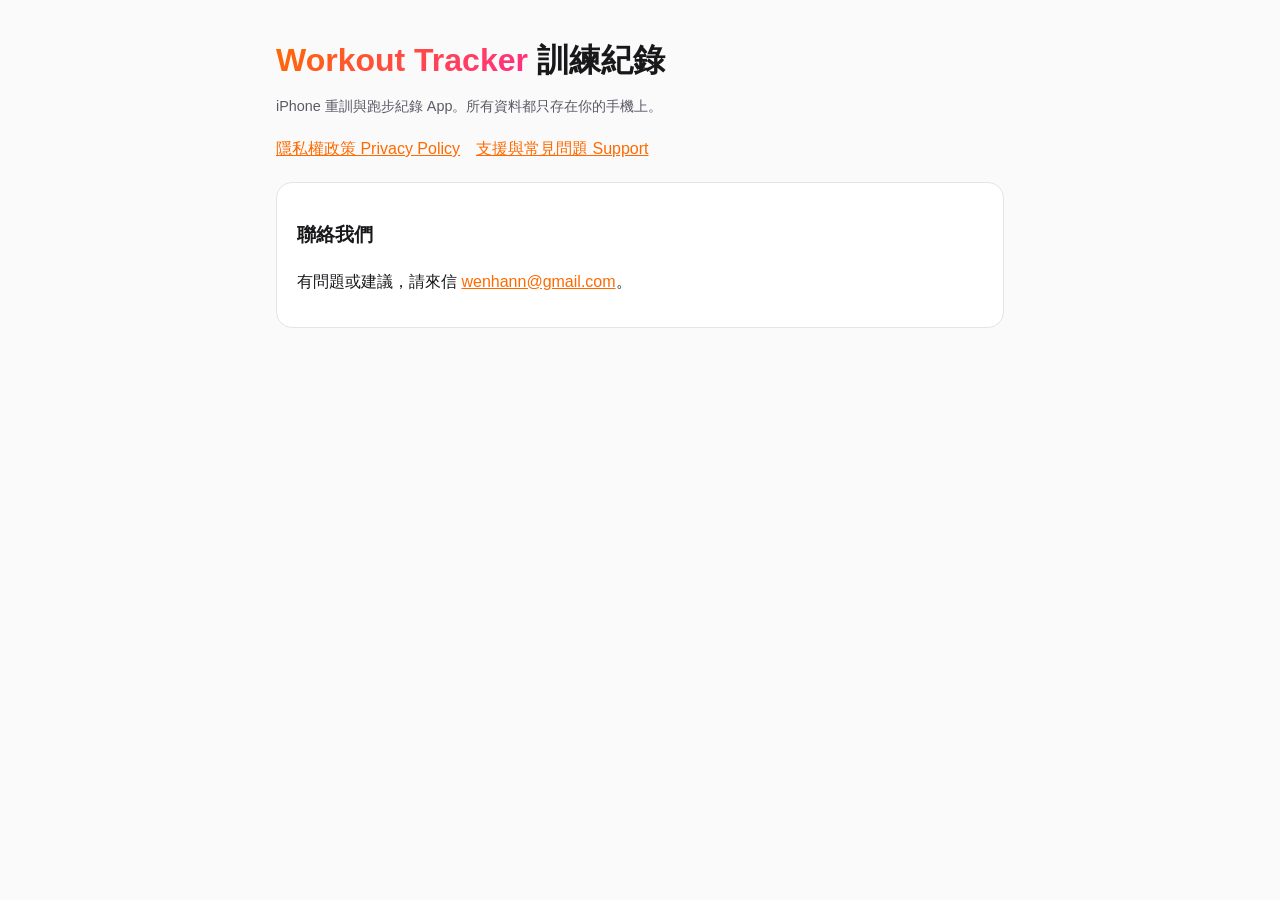
<file: index.html>
<!doctype html>
<html lang="zh-Hant">
<head>
<meta charset="utf-8"><meta name="viewport" content="width=device-width, initial-scale=1">
<title>Workout Tracker 訓練紀錄</title>
<link rel="stylesheet" href="style.css">
</head>
<body><main>
<h1><span>Workout Tracker</span> 訓練紀錄</h1>
<p class="muted">iPhone 重訓與跑步紀錄 App。所有資料都只存在你的手機上。</p>
<nav>
  <a href="privacy.html">隱私權政策 Privacy Policy</a>
  <a href="support.html">支援與常見問題 Support</a>
</nav>
<div class="card">
  <h2>聯絡我們</h2>
  <p>有問題或建議，請來信 <a href="mailto:wenhann@gmail.com">wenhann@gmail.com</a>。</p>
</div>
</main></body>
</html>
</file>
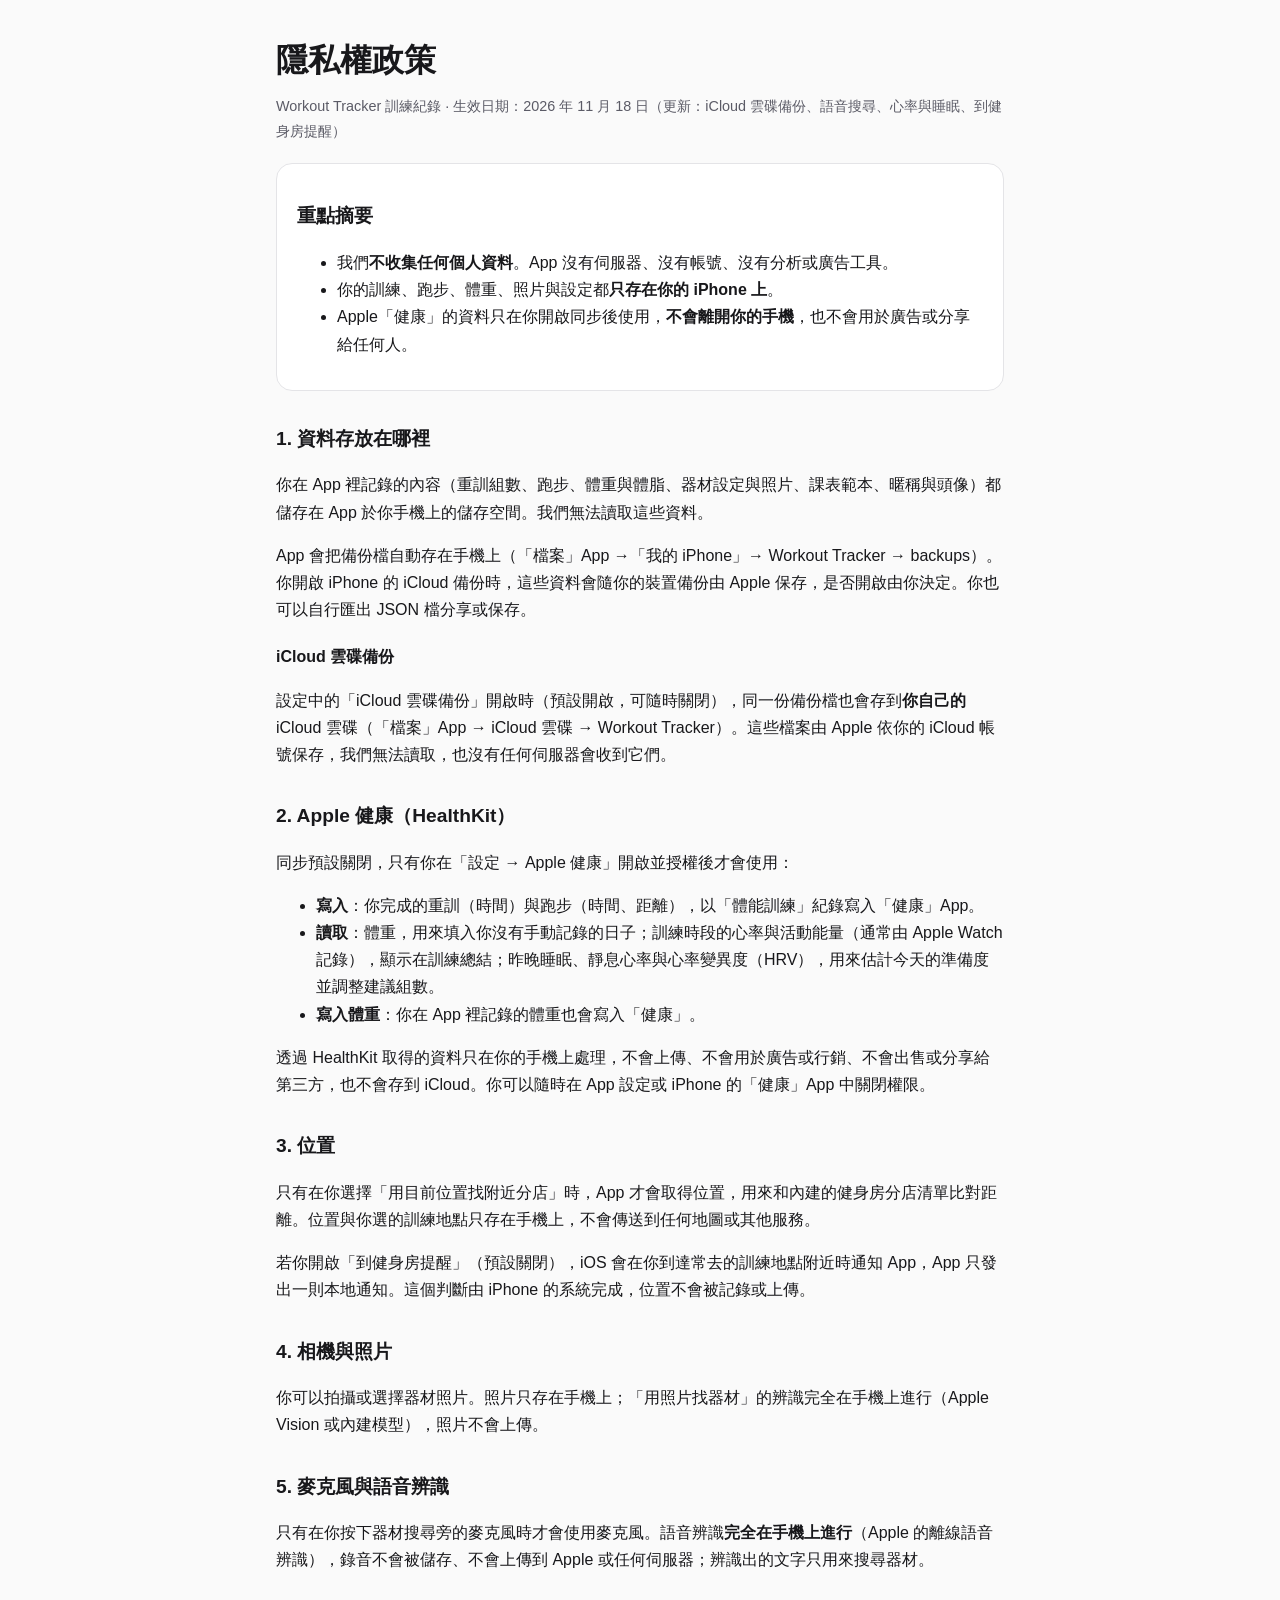
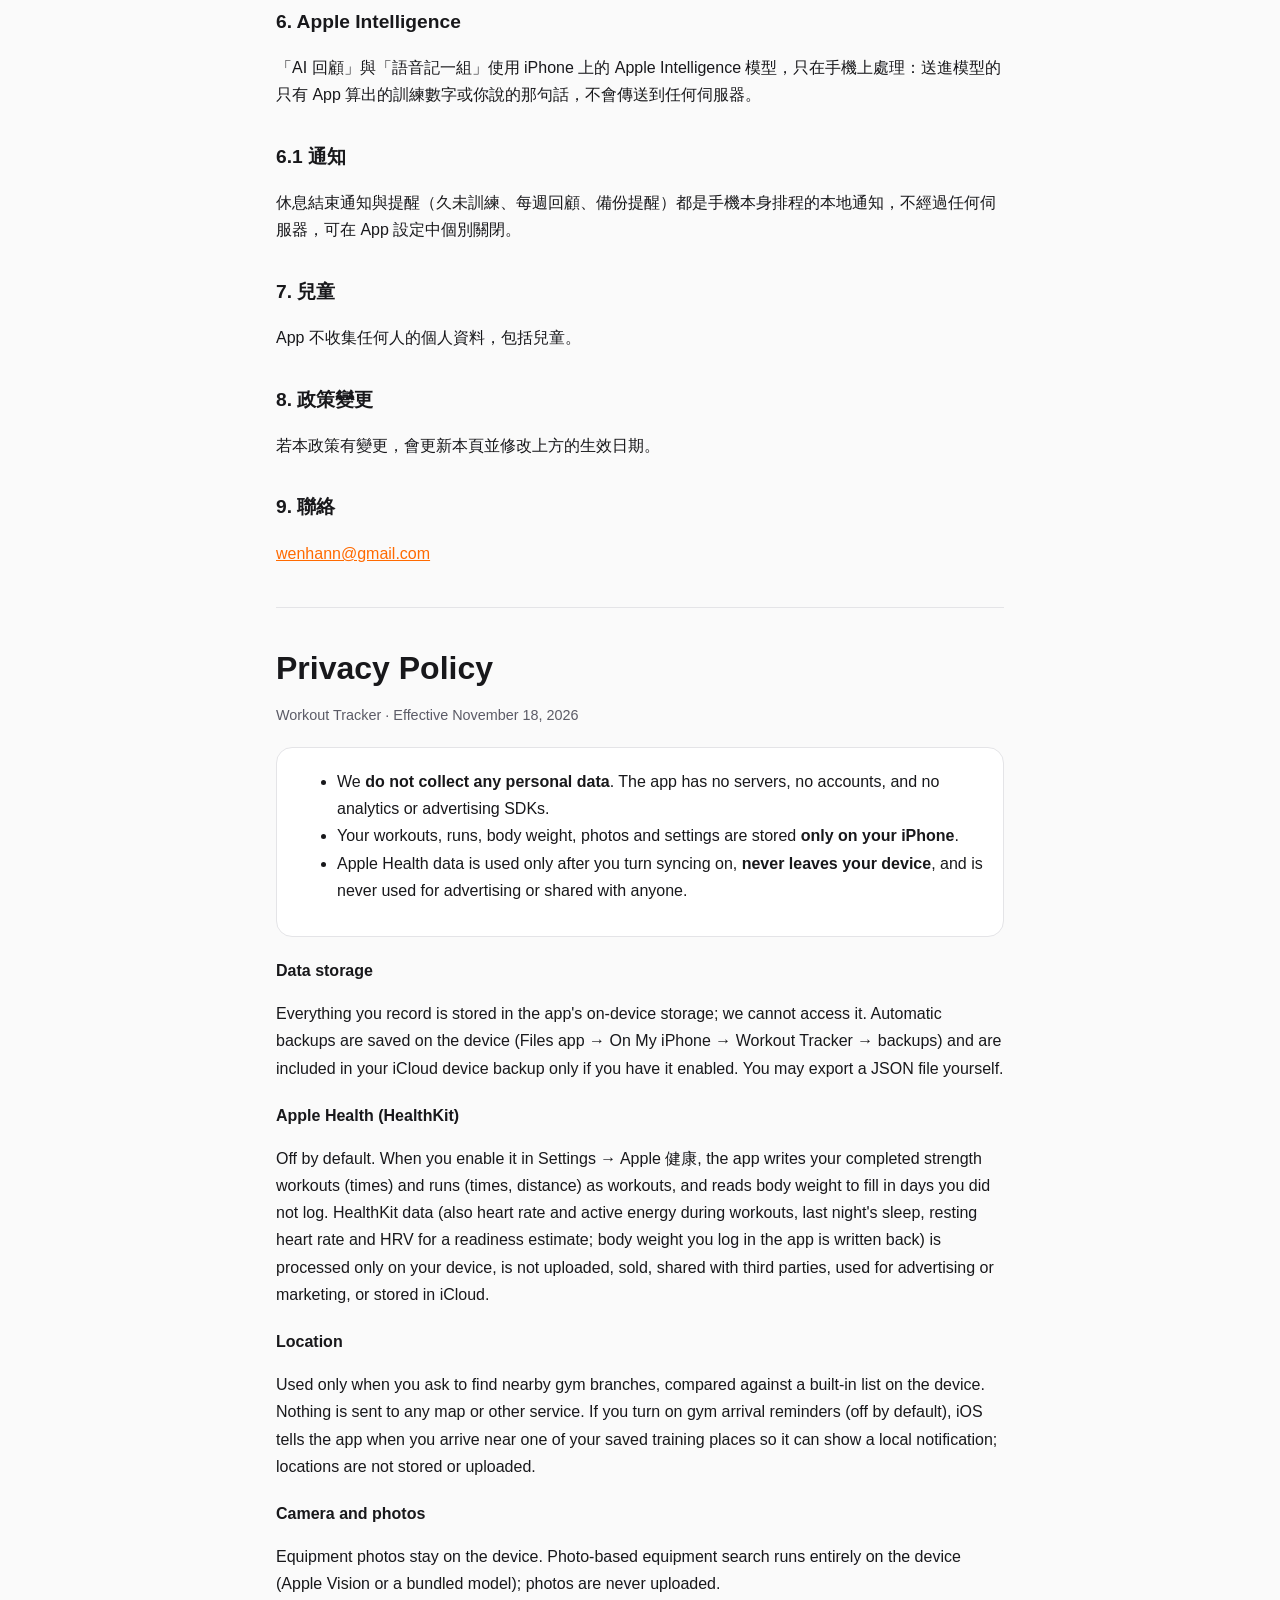
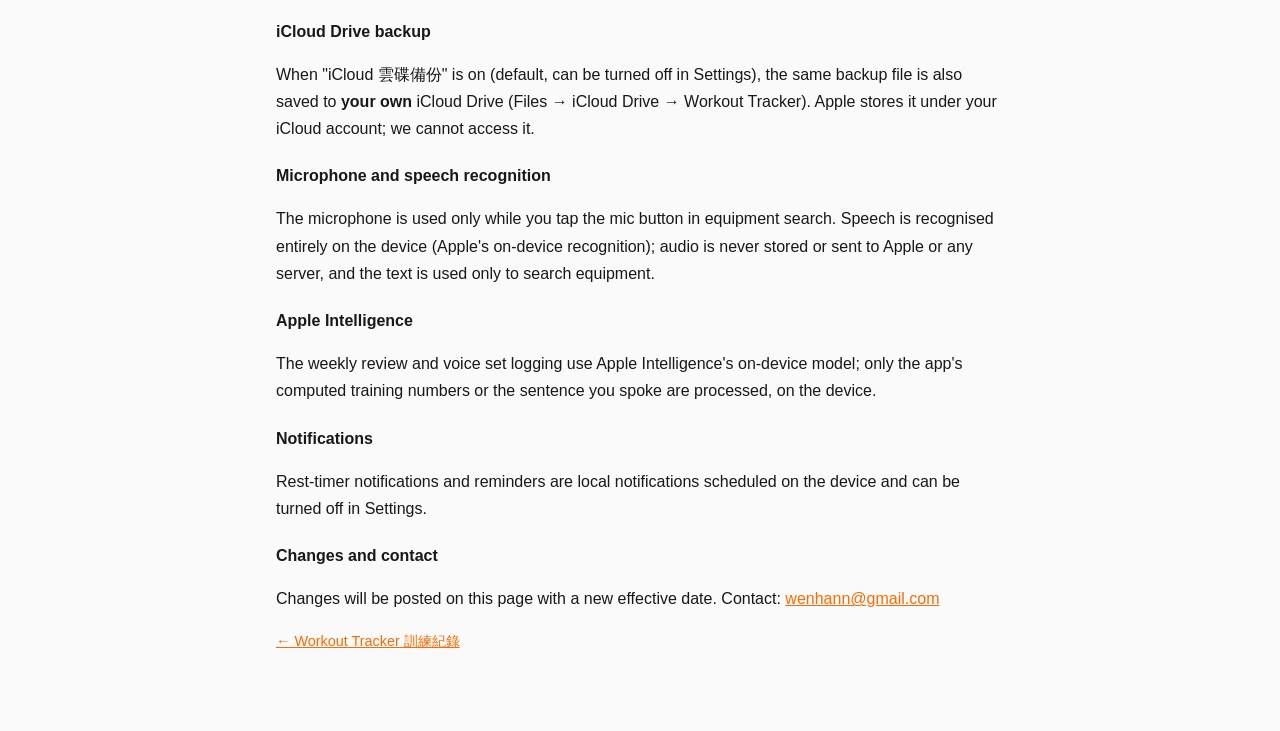
<file: privacy.html>
<!doctype html>
<html lang="zh-Hant">
<head>
<meta charset="utf-8"><meta name="viewport" content="width=device-width, initial-scale=1">
<title>隱私權政策｜Workout Tracker 訓練紀錄</title>
<link rel="stylesheet" href="style.css">
</head>
<body><main>
<h1>隱私權政策</h1>
<p class="muted">Workout Tracker 訓練紀錄 · 生效日期：2026 年 11 月 18 日（更新：iCloud 雲碟備份、語音搜尋、心率與睡眠、到健身房提醒）</p>

<div class="card">
<h2>重點摘要</h2>
<ul>
  <li>我們<strong>不收集任何個人資料</strong>。App 沒有伺服器、沒有帳號、沒有分析或廣告工具。</li>
  <li>你的訓練、跑步、體重、照片與設定都<strong>只存在你的 iPhone 上</strong>。</li>
  <li>Apple「健康」的資料只在你開啟同步後使用，<strong>不會離開你的手機</strong>，也不會用於廣告或分享給任何人。</li>
</ul>
</div>

<h2>1. 資料存放在哪裡</h2>
<p>你在 App 裡記錄的內容（重訓組數、跑步、體重與體脂、器材設定與照片、課表範本、暱稱與頭像）都儲存在 App 於你手機上的儲存空間。我們無法讀取這些資料。</p>
<p>App 會把備份檔自動存在手機上（「檔案」App →「我的 iPhone」→ Workout Tracker → backups）。你開啟 iPhone 的 iCloud 備份時，這些資料會隨你的裝置備份由 Apple 保存，是否開啟由你決定。你也可以自行匯出 JSON 檔分享或保存。</p>
<h3>iCloud 雲碟備份</h3>
<p>設定中的「iCloud 雲碟備份」開啟時（預設開啟，可隨時關閉），同一份備份檔也會存到<strong>你自己的</strong> iCloud 雲碟（「檔案」App → iCloud 雲碟 → Workout Tracker）。這些檔案由 Apple 依你的 iCloud 帳號保存，我們無法讀取，也沒有任何伺服器會收到它們。</p>

<h2>2. Apple 健康（HealthKit）</h2>
<p>同步預設關閉，只有你在「設定 → Apple 健康」開啟並授權後才會使用：</p>
<ul>
  <li><strong>寫入</strong>：你完成的重訓（時間）與跑步（時間、距離），以「體能訓練」紀錄寫入「健康」App。</li>
  <li><strong>讀取</strong>：體重，用來填入你沒有手動記錄的日子；訓練時段的心率與活動能量（通常由 Apple Watch 記錄），顯示在訓練總結；昨晚睡眠、靜息心率與心率變異度（HRV），用來估計今天的準備度並調整建議組數。</li>
  <li><strong>寫入體重</strong>：你在 App 裡記錄的體重也會寫入「健康」。</li>
</ul>
<p>透過 HealthKit 取得的資料只在你的手機上處理，不會上傳、不會用於廣告或行銷、不會出售或分享給第三方，也不會存到 iCloud。你可以隨時在 App 設定或 iPhone 的「健康」App 中關閉權限。</p>

<h2>3. 位置</h2>
<p>只有在你選擇「用目前位置找附近分店」時，App 才會取得位置，用來和內建的健身房分店清單比對距離。位置與你選的訓練地點只存在手機上，不會傳送到任何地圖或其他服務。</p>
<p>若你開啟「到健身房提醒」（預設關閉），iOS 會在你到達常去的訓練地點附近時通知 App，App 只發出一則本地通知。這個判斷由 iPhone 的系統完成，位置不會被記錄或上傳。</p>

<h2>4. 相機與照片</h2>
<p>你可以拍攝或選擇器材照片。照片只存在手機上；「用照片找器材」的辨識完全在手機上進行（Apple Vision 或內建模型），照片不會上傳。</p>

<h2>5. 麥克風與語音辨識</h2>
<p>只有在你按下器材搜尋旁的麥克風時才會使用麥克風。語音辨識<strong>完全在手機上進行</strong>（Apple 的離線語音辨識），錄音不會被儲存、不會上傳到 Apple 或任何伺服器；辨識出的文字只用來搜尋器材。</p>

<h2>6. Apple Intelligence</h2>
<p>「AI 回顧」與「語音記一組」使用 iPhone 上的 Apple Intelligence 模型，只在手機上處理：送進模型的只有 App 算出的訓練數字或你說的那句話，不會傳送到任何伺服器。</p>

<h2>6.1 通知</h2>
<p>休息結束通知與提醒（久未訓練、每週回顧、備份提醒）都是手機本身排程的本地通知，不經過任何伺服器，可在 App 設定中個別關閉。</p>

<h2>7. 兒童</h2>
<p>App 不收集任何人的個人資料，包括兒童。</p>

<h2>8. 政策變更</h2>
<p>若本政策有變更，會更新本頁並修改上方的生效日期。</p>

<h2>9. 聯絡</h2>
<p><a href="mailto:wenhann@gmail.com">wenhann@gmail.com</a></p>

<hr>

<h1>Privacy Policy</h1>
<p class="muted">Workout Tracker · Effective November 18, 2026</p>
<div class="card">
<ul>
  <li>We <strong>do not collect any personal data</strong>. The app has no servers, no accounts, and no analytics or advertising SDKs.</li>
  <li>Your workouts, runs, body weight, photos and settings are stored <strong>only on your iPhone</strong>.</li>
  <li>Apple Health data is used only after you turn syncing on, <strong>never leaves your device</strong>, and is never used for advertising or shared with anyone.</li>
</ul>
</div>
<h3>Data storage</h3>
<p>Everything you record is stored in the app's on-device storage; we cannot access it. Automatic backups are saved on the device (Files app → On My iPhone → Workout Tracker → backups) and are included in your iCloud device backup only if you have it enabled. You may export a JSON file yourself.</p>
<h3>Apple Health (HealthKit)</h3>
<p>Off by default. When you enable it in Settings → Apple 健康, the app writes your completed strength workouts (times) and runs (times, distance) as workouts, and reads body weight to fill in days you did not log. HealthKit data (also heart rate and active energy during workouts, last night's sleep, resting heart rate and HRV for a readiness estimate; body weight you log in the app is written back) is processed only on your device, is not uploaded, sold, shared with third parties, used for advertising or marketing, or stored in iCloud.</p>
<h3>Location</h3>
<p>Used only when you ask to find nearby gym branches, compared against a built-in list on the device. Nothing is sent to any map or other service. If you turn on gym arrival reminders (off by default), iOS tells the app when you arrive near one of your saved training places so it can show a local notification; locations are not stored or uploaded.</p>
<h3>Camera and photos</h3>
<p>Equipment photos stay on the device. Photo-based equipment search runs entirely on the device (Apple Vision or a bundled model); photos are never uploaded.</p>
<h3>iCloud Drive backup</h3>
<p>When "iCloud 雲碟備份" is on (default, can be turned off in Settings), the same backup file is also saved to <strong>your own</strong> iCloud Drive (Files → iCloud Drive → Workout Tracker). Apple stores it under your iCloud account; we cannot access it.</p>
<h3>Microphone and speech recognition</h3>
<p>The microphone is used only while you tap the mic button in equipment search. Speech is recognised entirely on the device (Apple's on-device recognition); audio is never stored or sent to Apple or any server, and the text is used only to search equipment.</p>
<h3>Apple Intelligence</h3>
<p>The weekly review and voice set logging use Apple Intelligence's on-device model; only the app's computed training numbers or the sentence you spoke are processed, on the device.</p>
<h3>Notifications</h3>
<p>Rest-timer notifications and reminders are local notifications scheduled on the device and can be turned off in Settings.</p>
<h3>Changes and contact</h3>
<p>Changes will be posted on this page with a new effective date. Contact: <a href="mailto:wenhann@gmail.com">wenhann@gmail.com</a></p>
<p class="muted"><a href="index.html">← Workout Tracker 訓練紀錄</a></p>
</main></body>
</html>
</file>
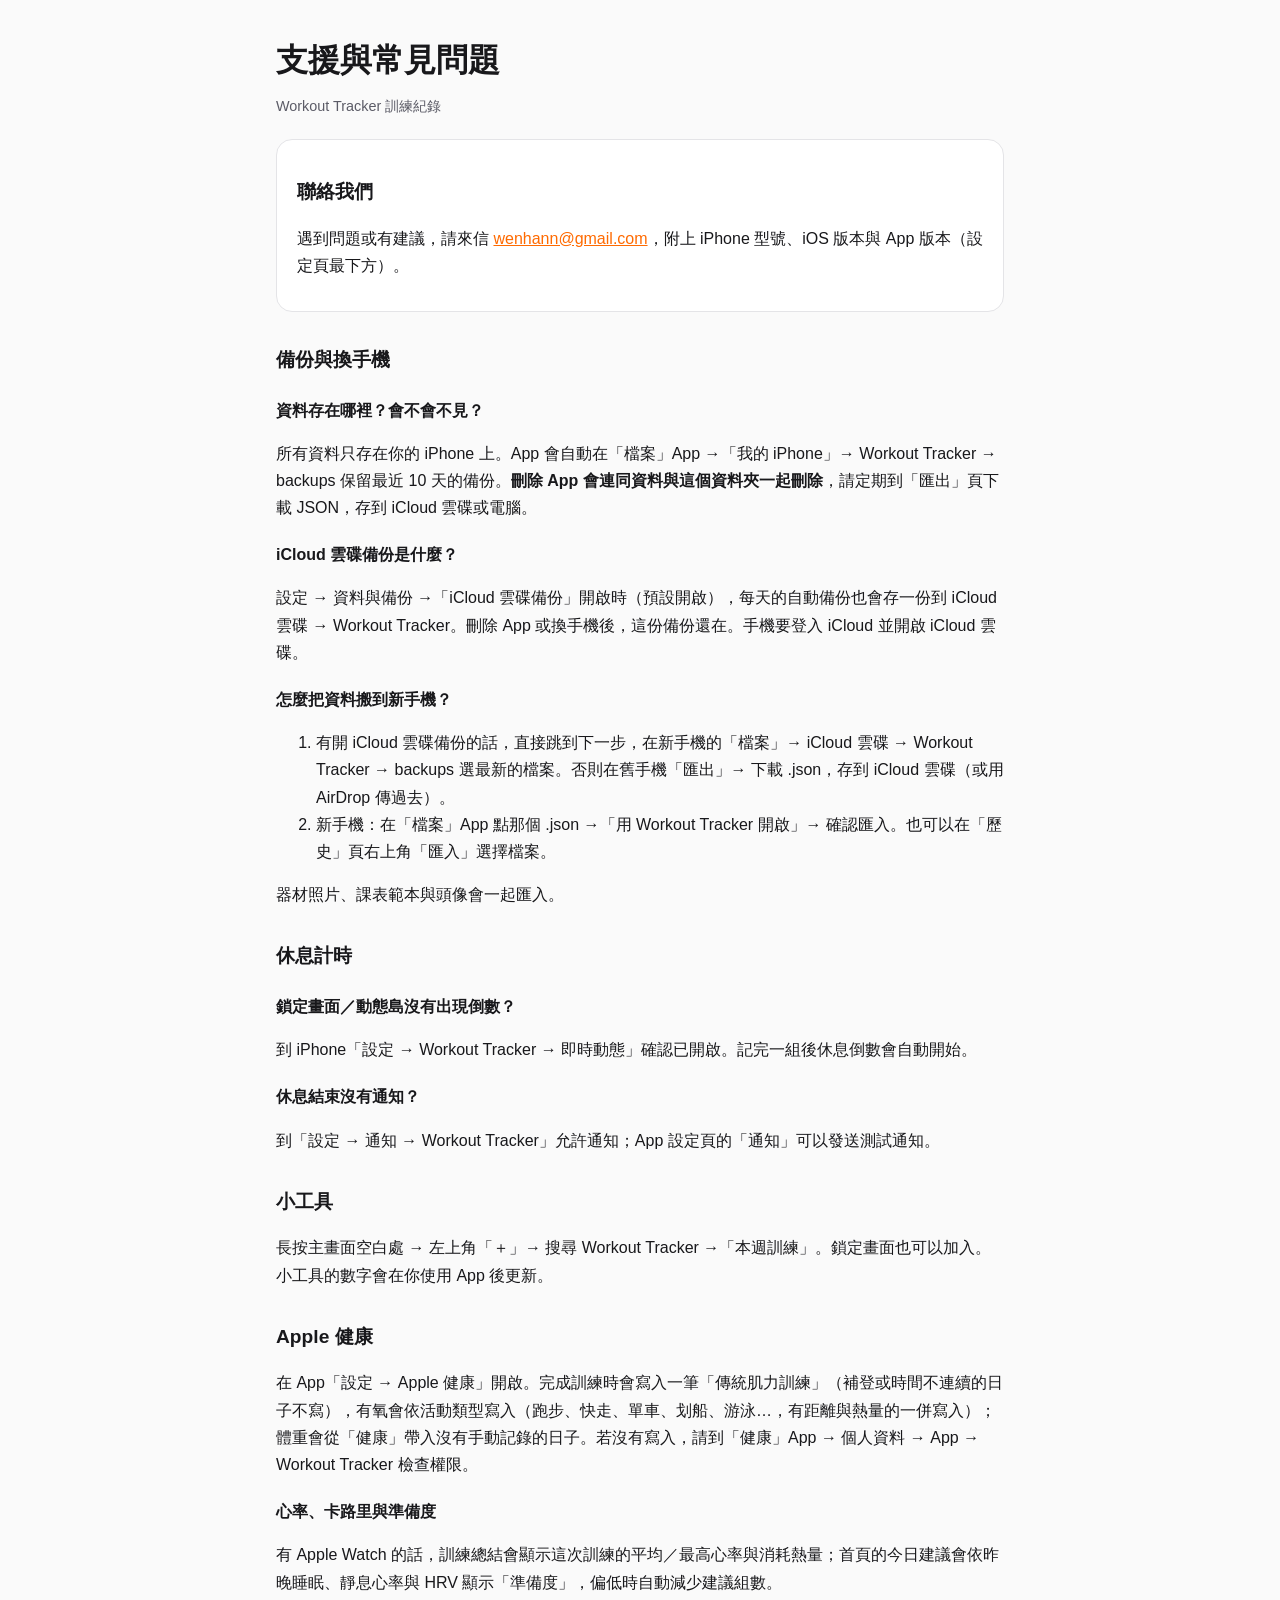
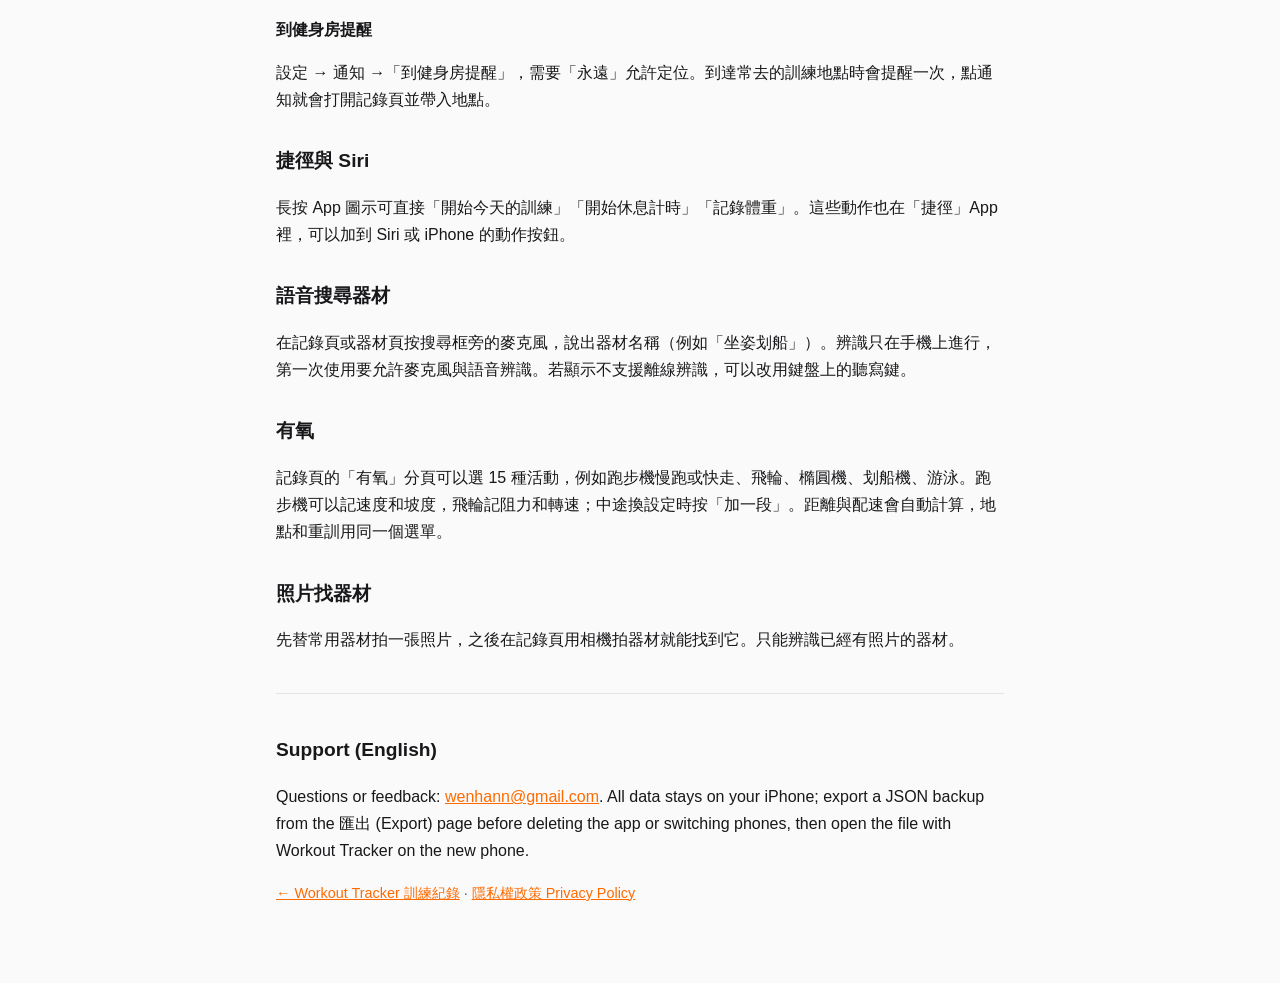
<file: support.html>
<!doctype html>
<html lang="zh-Hant">
<head>
<meta charset="utf-8"><meta name="viewport" content="width=device-width, initial-scale=1">
<title>支援｜Workout Tracker 訓練紀錄</title>
<link rel="stylesheet" href="style.css">
</head>
<body><main>
<h1>支援與常見問題</h1>
<p class="muted">Workout Tracker 訓練紀錄</p>

<div class="card">
<h2>聯絡我們</h2>
<p>遇到問題或有建議，請來信 <a href="mailto:wenhann@gmail.com">wenhann@gmail.com</a>，附上 iPhone 型號、iOS 版本與 App 版本（設定頁最下方）。</p>
</div>

<h2>備份與換手機</h2>
<h3>資料存在哪裡？會不會不見？</h3>
<p>所有資料只存在你的 iPhone 上。App 會自動在「檔案」App →「我的 iPhone」→ Workout Tracker → backups 保留最近 10 天的備份。<strong>刪除 App 會連同資料與這個資料夾一起刪除</strong>，請定期到「匯出」頁下載 JSON，存到 iCloud 雲碟或電腦。</p>
<h3>iCloud 雲碟備份是什麼？</h3>
<p>設定 → 資料與備份 →「iCloud 雲碟備份」開啟時（預設開啟），每天的自動備份也會存一份到 iCloud 雲碟 → Workout Tracker。刪除 App 或換手機後，這份備份還在。手機要登入 iCloud 並開啟 iCloud 雲碟。</p>
<h3>怎麼把資料搬到新手機？</h3>
<ol>
  <li>有開 iCloud 雲碟備份的話，直接跳到下一步，在新手機的「檔案」→ iCloud 雲碟 → Workout Tracker → backups 選最新的檔案。否則在舊手機「匯出」→ 下載 .json，存到 iCloud 雲碟（或用 AirDrop 傳過去）。</li>
  <li>新手機：在「檔案」App 點那個 .json →「用 Workout Tracker 開啟」→ 確認匯入。也可以在「歷史」頁右上角「匯入」選擇檔案。</li>
</ol>
<p>器材照片、課表範本與頭像會一起匯入。</p>

<h2>休息計時</h2>
<h3>鎖定畫面／動態島沒有出現倒數？</h3>
<p>到 iPhone「設定 → Workout Tracker → 即時動態」確認已開啟。記完一組後休息倒數會自動開始。</p>
<h3>休息結束沒有通知？</h3>
<p>到「設定 → 通知 → Workout Tracker」允許通知；App 設定頁的「通知」可以發送測試通知。</p>

<h2>小工具</h2>
<p>長按主畫面空白處 → 左上角「＋」→ 搜尋 Workout Tracker →「本週訓練」。鎖定畫面也可以加入。小工具的數字會在你使用 App 後更新。</p>

<h2>Apple 健康</h2>
<p>在 App「設定 → Apple 健康」開啟。完成訓練時會寫入一筆「傳統肌力訓練」（補登或時間不連續的日子不寫），有氧會依活動類型寫入（跑步、快走、單車、划船、游泳…，有距離與熱量的一併寫入）；體重會從「健康」帶入沒有手動記錄的日子。若沒有寫入，請到「健康」App → 個人資料 → App → Workout Tracker 檢查權限。</p>

<h3>心率、卡路里與準備度</h3>
<p>有 Apple Watch 的話，訓練總結會顯示這次訓練的平均／最高心率與消耗熱量；首頁的今日建議會依昨晚睡眠、靜息心率與 HRV 顯示「準備度」，偏低時自動減少建議組數。</p>
<h3>到健身房提醒</h3>
<p>設定 → 通知 →「到健身房提醒」，需要「永遠」允許定位。到達常去的訓練地點時會提醒一次，點通知就會打開記錄頁並帶入地點。</p>

<h2>捷徑與 Siri</h2>
<p>長按 App 圖示可直接「開始今天的訓練」「開始休息計時」「記錄體重」。這些動作也在「捷徑」App 裡，可以加到 Siri 或 iPhone 的動作按鈕。</p>

<h2>語音搜尋器材</h2>
<p>在記錄頁或器材頁按搜尋框旁的麥克風，說出器材名稱（例如「坐姿划船」）。辨識只在手機上進行，第一次使用要允許麥克風與語音辨識。若顯示不支援離線辨識，可以改用鍵盤上的聽寫鍵。</p>

<h2>有氧</h2>
<p>記錄頁的「有氧」分頁可以選 15 種活動，例如跑步機慢跑或快走、飛輪、橢圓機、划船機、游泳。跑步機可以記速度和坡度，飛輪記阻力和轉速；中途換設定時按「加一段」。距離與配速會自動計算，地點和重訓用同一個選單。</p>

<h2>照片找器材</h2>
<p>先替常用器材拍一張照片，之後在記錄頁用相機拍器材就能找到它。只能辨識已經有照片的器材。</p>

<hr>
<h2>Support (English)</h2>
<p>Questions or feedback: <a href="mailto:wenhann@gmail.com">wenhann@gmail.com</a>. All data stays on your iPhone; export a JSON backup from the 匯出 (Export) page before deleting the app or switching phones, then open the file with Workout Tracker on the new phone.</p>
<p class="muted"><a href="index.html">← Workout Tracker 訓練紀錄</a> · <a href="privacy.html">隱私權政策 Privacy Policy</a></p>
</main></body>
</html>
</file>
<file: style.css>
:root { --bg: #0b0b10; --card: #15151d; --text: #e7e7ee; --muted: #9a9aa8; --accent: #ff6a00; --accent2: #ff2d87; --line: #262632; }
@media (prefers-color-scheme: light) { :root { --bg: #fafafa; --card: #ffffff; --text: #18181b; --muted: #5b5b66; --line: #e4e4e7; } }
* { box-sizing: border-box; }
body { margin: 0; background: var(--bg); color: var(--text); font: 16px/1.7 -apple-system, BlinkMacSystemFont, "PingFang TC", "Noto Sans TC", "Segoe UI", sans-serif; }
main { max-width: 760px; margin: 0 auto; padding: 40px 16px 64px; }
h1 { font-size: 2rem; line-height: 1.25; margin: 0 0 4px; }
h1 span { background: linear-gradient(135deg, var(--accent), var(--accent2)); -webkit-background-clip: text; background-clip: text; color: transparent; }
h2 { font-size: 1.2rem; margin: 32px 0 8px; }
h3 { font-size: 1rem; margin: 20px 0 4px; }
p, li { color: var(--text); }
.muted { color: var(--muted); font-size: .9rem; }
.card { background: var(--card); border: 1px solid var(--line); border-radius: 16px; padding: 4px 20px 16px; margin: 20px 0; }
a { color: var(--accent); }
nav { display: flex; gap: 16px; flex-wrap: wrap; margin: 16px 0 8px; }
hr { border: 0; border-top: 1px solid var(--line); margin: 40px 0; }
</file>
